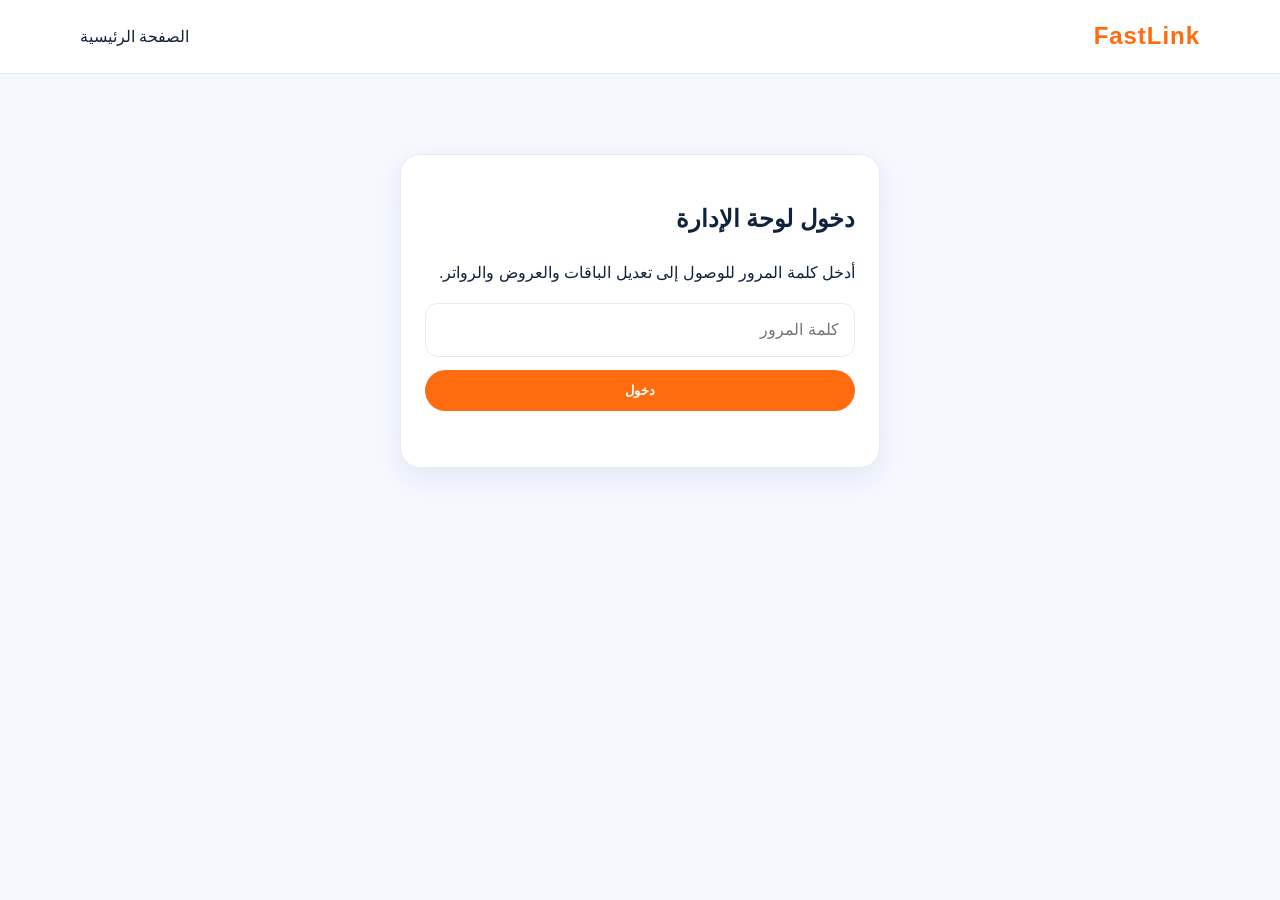
<file: admin.html>
<!DOCTYPE html>
<html lang="ar" dir="rtl">
  <head>
    <meta charset="UTF-8" />
    <meta name="viewport" content="width=device-width, initial-scale=1.0" />
    <title>لوحة إدارة FastLink</title>
    <link rel="stylesheet" href="styles.css" />
  </head>
  <body>
    <header class="site-header">
      <div class="container nav-wrap">
        <a class="brand" href="index.html">FastLink</a>
        <nav class="nav-links">
          <a href="index.html">الصفحة الرئيسية</a>
        </nav>
      </div>
    </header>

    <main class="admin-page">
      <div class="container">
        <div id="admin-login" class="auth-card">
          <h2>دخول لوحة الإدارة</h2>
          <p>أدخل كلمة المرور للوصول إلى تعديل الباقات والعروض والرواتر.</p>
          <form id="admin-login-form" class="auth-form">
            <input type="password" id="adminPassword" placeholder="كلمة المرور" required />
            <button type="submit" class="btn btn-primary">دخول</button>
            <p id="admin-error" class="error-text"></p>
          </form>
        </div>

        <div id="admin-content" class="hidden">
          <div class="section-heading">
            <span class="eyebrow">لوحة الإدارة</span>
            <h1>إدارة الباقات والعروض والرواتر</h1>
            <p>غيّر الأسعار، أضف باقات جديدة أو احذف باقة، وأضف أو احذف رواتر بسهولة.</p>
          </div>

          <section class="admin-card">
            <h2>تعديل العرض الحالي</h2>
            <form id="offer-form" class="admin-form">
              <label>
                عنوان العرض
                <input type="text" id="offerTitle" required />
              </label>
              <label>
                وصف العرض
                <textarea id="offerText" rows="3" required></textarea>
              </label>
              <label>
                مدة العرض
                <input type="text" id="offerDuration" required />
              </label>
              <button type="submit" class="btn btn-primary">حفظ العرض</button>
            </form>
          </section>

          <section class="admin-card">
            <h2>إضافة باقة جديدة</h2>
            <form id="package-form" class="admin-form">
              <label>
                اسم الباقة
                <input type="text" id="packageName" required />
              </label>
              <label>
                الجيجا
                <input type="text" id="packageSpeed" required />
              </label>
              <label>
                السعر الشهري
                <input type="number" id="packagePrice" required />
              </label>
              <label>
                السعر بعد العرض
                <input type="number" id="packagePromoPrice" required />
              </label>
              <label>
                المدة
                <input type="text" id="packageDuration" required />
              </label>
              <label>
                الوصف
                <textarea id="packageDescription" rows="3"></textarea>
              </label>
              <p id="package-edit-status" class="status-text"></p>
              <button type="submit" id="package-submit-btn" class="btn btn-primary">إضافة باقة</button>
            </form>
            <div id="packages-admin-list" class="admin-list"></div>
          </section>

          <section class="admin-card">
            <h2>إضافة أو تعديل روتر</h2>
            <form id="router-form" class="admin-form">
              <label>
                اسم الروتر
                <input type="text" id="routerName" required />
              </label>
              <label>
                اسم الشركة
                <input type="text" id="routerCompany" required />
              </label>
              <label>
                النوع
                <input type="text" id="routerType" required />
              </label>
              <label>
                رابط صورة الروتر (اختياري)
                <input type="text" id="routerImage" placeholder="assets/router-1.svg" />
              </label>
              <label>
                أو اختيار صورة من الجهاز
                <input type="file" id="routerImageFile" accept="image/*" />
              </label>
              <label>
                وصف الروتر
                <textarea id="routerDescription" rows="3" required></textarea>
              </label>
              <label>
                عنوان خطوة الإعداد 1
                <input type="text" id="routerStep1Title"  />
              </label>
              <label>
                وصف خطوة الإعداد 1
                <textarea id="routerStep1Text" rows="2" ></textarea>
              </label>
              <label>
                صورة خطوة الإعداد 1 (اختياري)
                <input type="text" id="routerStep1Image" placeholder="assets/router-1.svg" />
              </label>
              <label>
                أو اختيار صورة من الجهاز
                <input type="file" id="routerStep1ImageFile" accept="image/*" />
              </label>
              <label>
                عنوان خطوة الإعداد 2
                <input type="text" id="routerStep2Title"  />
              </label>
              <label>
                وصف خطوة الإعداد 2
                <textarea id="routerStep2Text" rows="2" ></textarea>
              </label>
              <label>
                صورة خطوة الإعداد 2 (اختياري)
                <input type="text" id="routerStep2Image" placeholder="assets/router-2.svg" />
              </label>
              <label>
                أو اختيار صورة من الجهاز
                <input type="file" id="routerStep2ImageFile" accept="image/*" />
              </label>
              <label>
                عنوان خطوة الإعداد 3
                <input type="text" id="routerStep3Title"  />
              </label>
              <label>
                وصف خطوة الإعداد 3
                <textarea id="routerStep3Text" rows="2" ></textarea>
              </label>
              <label>
                صورة خطوة الإعداد 3 (اختياري)
                <input type="text" id="routerStep3Image" placeholder="assets/router-3.svg" />
              </label>
              <label>
                أو اختيار صورة من الجهاز
                <input type="file" id="routerStep3ImageFile" accept="image/*" />
              </label>
              <label>
                عنوان خطوة الإعداد 4
                <input type="text" id="routerStep4Title"  />
              </label>
              <label>
                وصف خطوة الإعداد 4
                <textarea id="routerStep4Text" rows="2" ></textarea>
              </label>
              <label>
                صورة خطوة الإعداد 4 (اختياري)
                <input type="text" id="routerStep4Image" placeholder="assets/router-4.svg" />
              </label>
              <label>
                أو اختيار صورة من الجهاز
                <input type="file" id="routerStep4ImageFile" accept="image/*" />
              </label>
              <label>
                عنوان خطوة الإعداد 5
                <input type="text" id="routerStep5Title"  />
              </label>
              <label>
                وصف خطوة الإعداد 5
                <textarea id="routerStep5Text" rows="2" ></textarea>
              </label>
              <label>
                صورة خطوة الإعداد 5 (اختياري)
                <input type="text" id="routerStep5Image" placeholder="assets/router-5.svg" />
              </label>
              <label>
                أو اختيار صورة من الجهاز
                <input type="file" id="routerStep5ImageFile" accept="image/*" />
              </label>
              <label>
                عنوان خطوة الإعداد 6
                <input type="text" id="routerStep6Title"  />
              </label>
              <label>
                وصف خطوة الإعداد 6
                <textarea id="routerStep6Text" rows="2" ></textarea>
              </label>
              <label>
                صورة خطوة الإعداد 6 (اختياري)
                <input type="text" id="routerStep6Image" placeholder="assets/router-6.svg" />
              </label>
              <label>
                أو اختيار صورة من الجهاز
                <input type="file" id="routerStep6ImageFile" accept="image/*" />
              </label>
              <p id="router-edit-status" class="status-text"></p>
              <button type="submit" id="router-submit-btn" class="btn btn-primary">إضافة روتر</button>
            </form>
            <div id="routers-admin-list" class="admin-list"></div>
          </section>

        </div>
      </div>
    </main>

    <script src="admin.js"></script>
  </body>
</html>
</file>
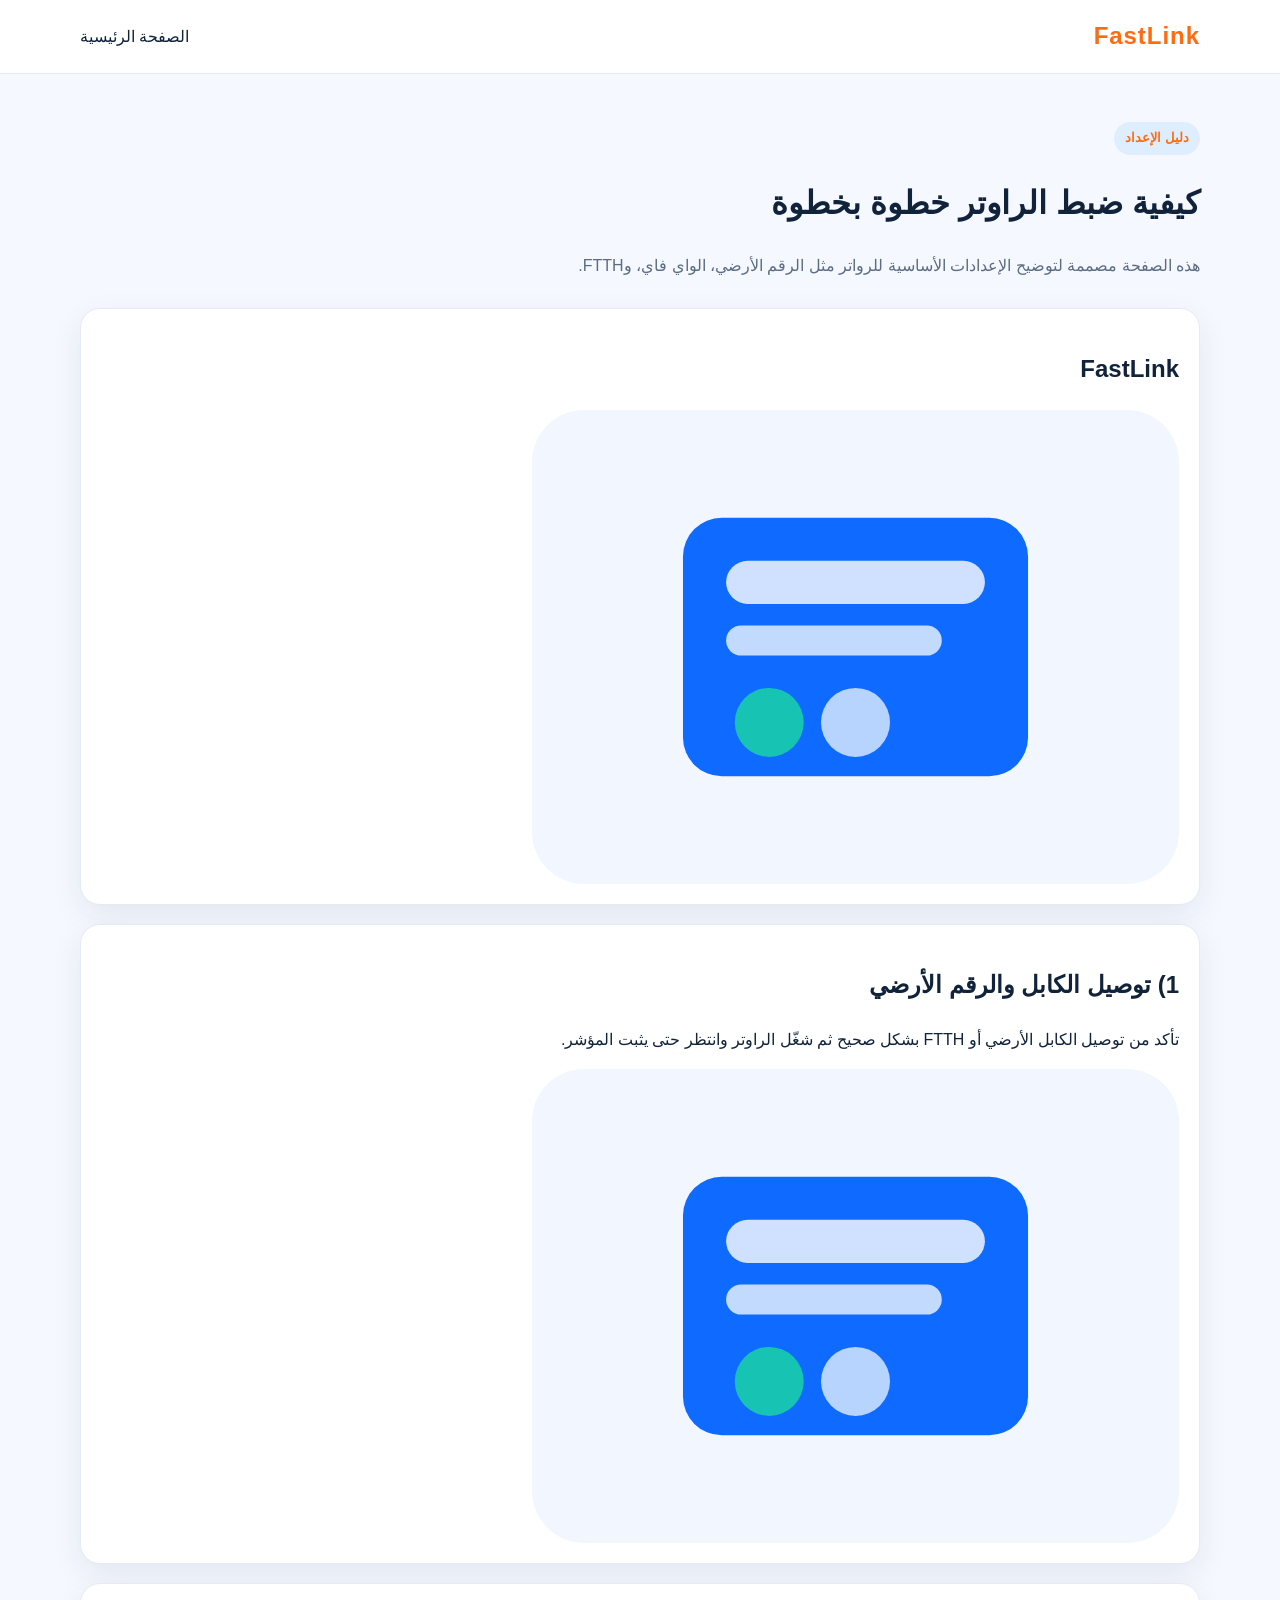
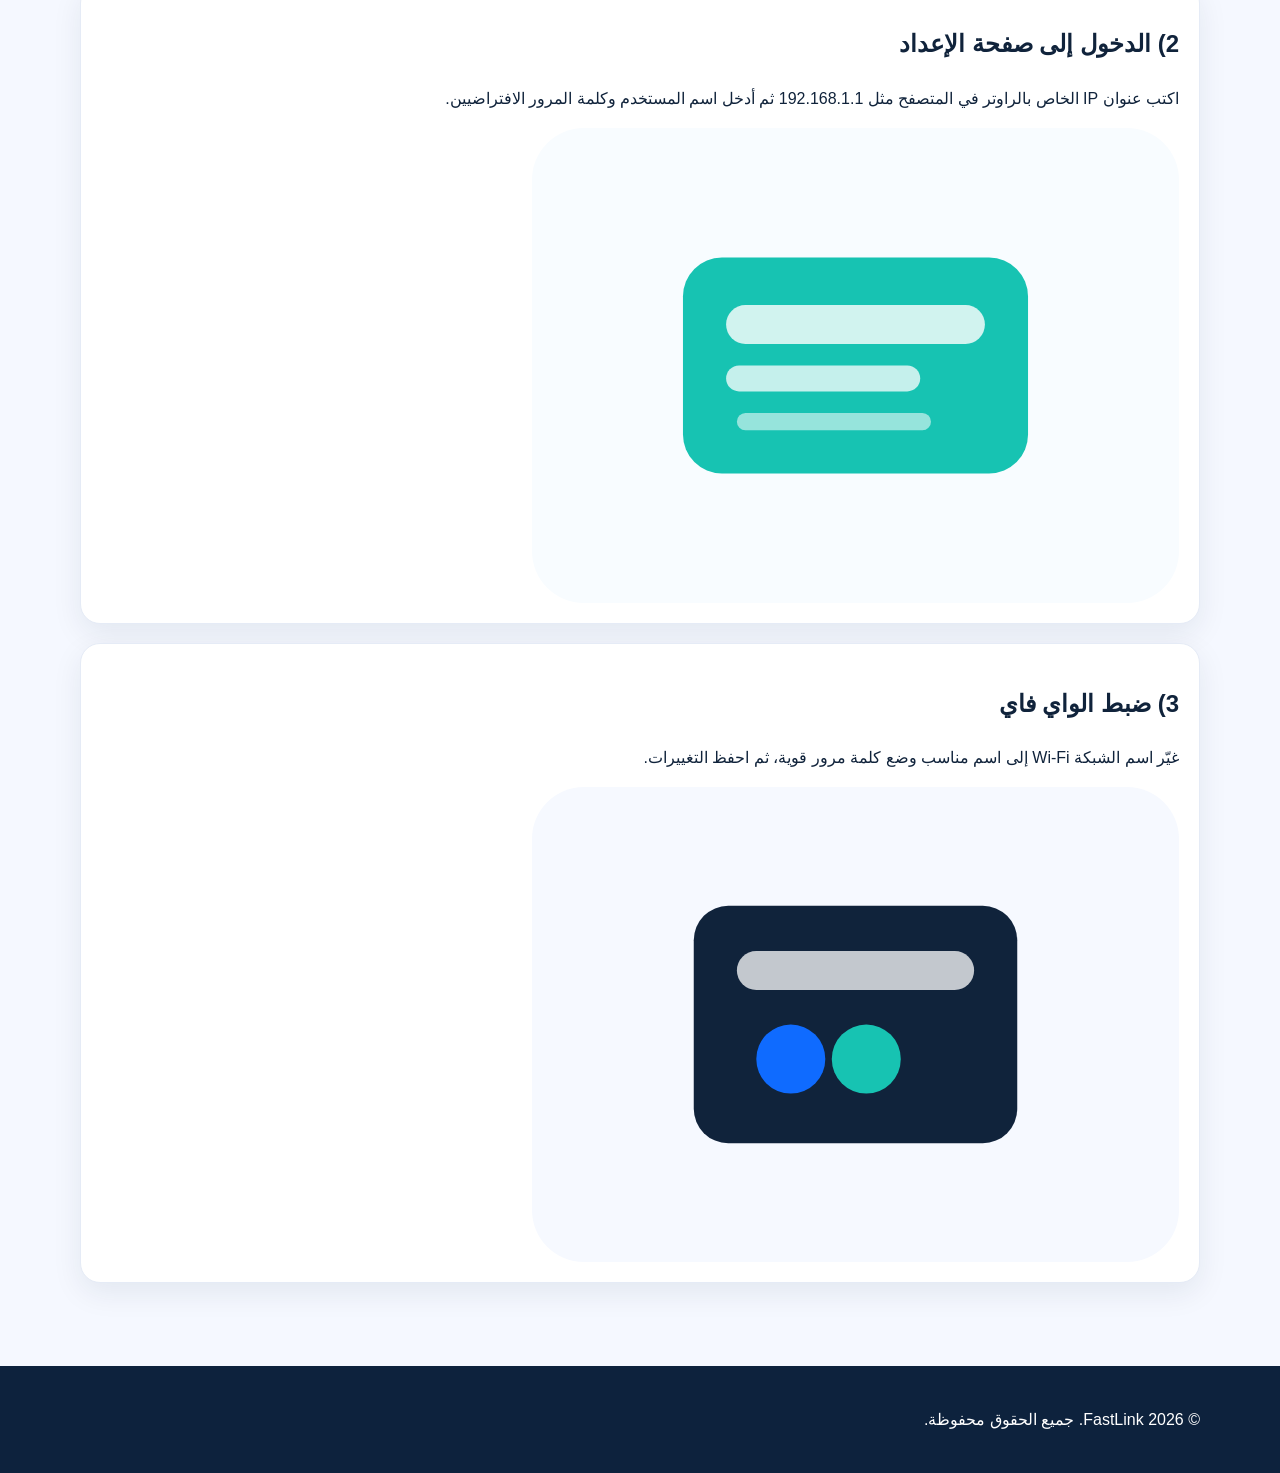
<file: router-mode.html>
<!DOCTYPE html>
<html lang="ar" dir="rtl">
  <head>
    <meta charset="UTF-8" />
    <meta name="viewport" content="width=device-width, initial-scale=1.0" />
    <title>دليل ضبط الراوتر | FastLink</title>
    <link rel="stylesheet" href="styles.css" />
  </head>
  <body>
    <header class="site-header">
      <div class="container nav-wrap">
        <a class="brand" href="index.html">FastLink</a>
        <nav class="nav-links">
          <a href="index.html">الصفحة الرئيسية</a>
        </nav>
      </div>
    </header>

    <main class="container page-padding">
      <div class="section-heading">
        <span class="eyebrow">دليل الإعداد</span>
        <h1 id="guide-title">كيفية ضبط الراوتر خطوة بخطوة</h1>
        <p id="guide-description">هذه الصفحة مصممة لتوضيح الإعدادات الأساسية للرواتر مثل الرقم الأرضي، الواي فاي، وFTTH.</p>
      </div>

      <section class="guide-card">
        <h2 id="guide-company">FastLink</h2>
        <img id="guide-main-image" src="assets/router-1.svg" alt="الراوتر" />
      </section>

      <section class="guide-card">
        <h2 id="guide-step-1-title">1) توصيل الكابل والرقم الأرضي</h2>
        <p id="guide-step-1-text">تأكد من توصيل الكابل الأرضي أو FTTH بشكل صحيح ثم شغّل الراوتر وانتظر حتى يثبت المؤشر.</p>
        <img id="guide-step-1-image" src="assets/router-1.svg" alt="توصيل الراوتر" />
      </section>

      <section class="guide-card">
        <h2 id="guide-step-2-title">2) الدخول إلى صفحة الإعداد</h2>
        <p id="guide-step-2-text">اكتب عنوان IP الخاص بالراوتر في المتصفح مثل 192.168.1.1 ثم أدخل اسم المستخدم وكلمة المرور الافتراضيين.</p>
        <img id="guide-step-2-image" src="assets/router-2.svg" alt="صفحة الإعداد" />
      </section>

      <section class="guide-card">
        <h2 id="guide-step-3-title">3) ضبط الواي فاي</h2>
        <p id="guide-step-3-text">غيّر اسم الشبكة Wi-Fi إلى اسم مناسب وضع كلمة مرور قوية، ثم احفظ التغييرات.</p>
        <img id="guide-step-3-image" src="assets/router-3.svg" alt="تعديل الواي فاي" />
      </section>
    </main>

    <script src="router-mode.js"></script>

    <footer class="site-footer">
      <div class="container footer-wrap">
        <p>© 2026 FastLink. جميع الحقوق محفوظة.</p>
      </div>
    </footer>
  </body>
</html>
</file>
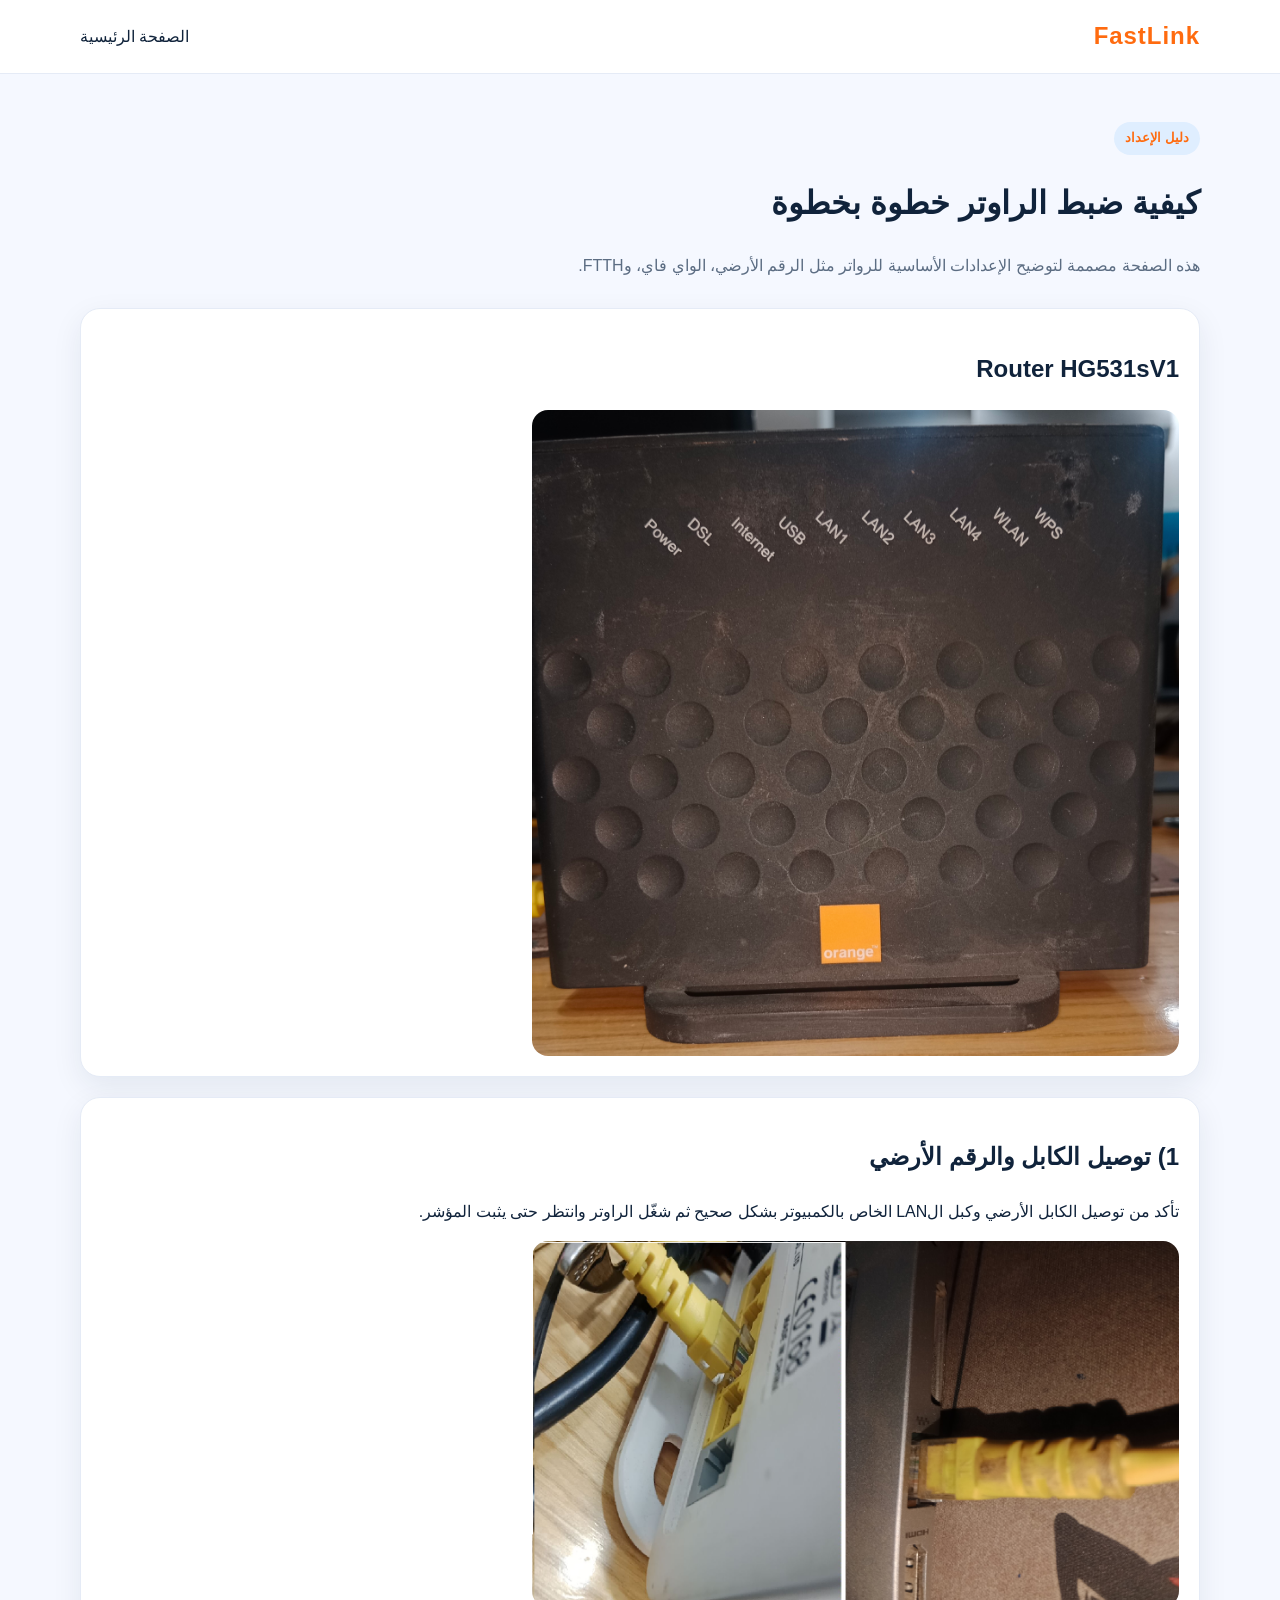
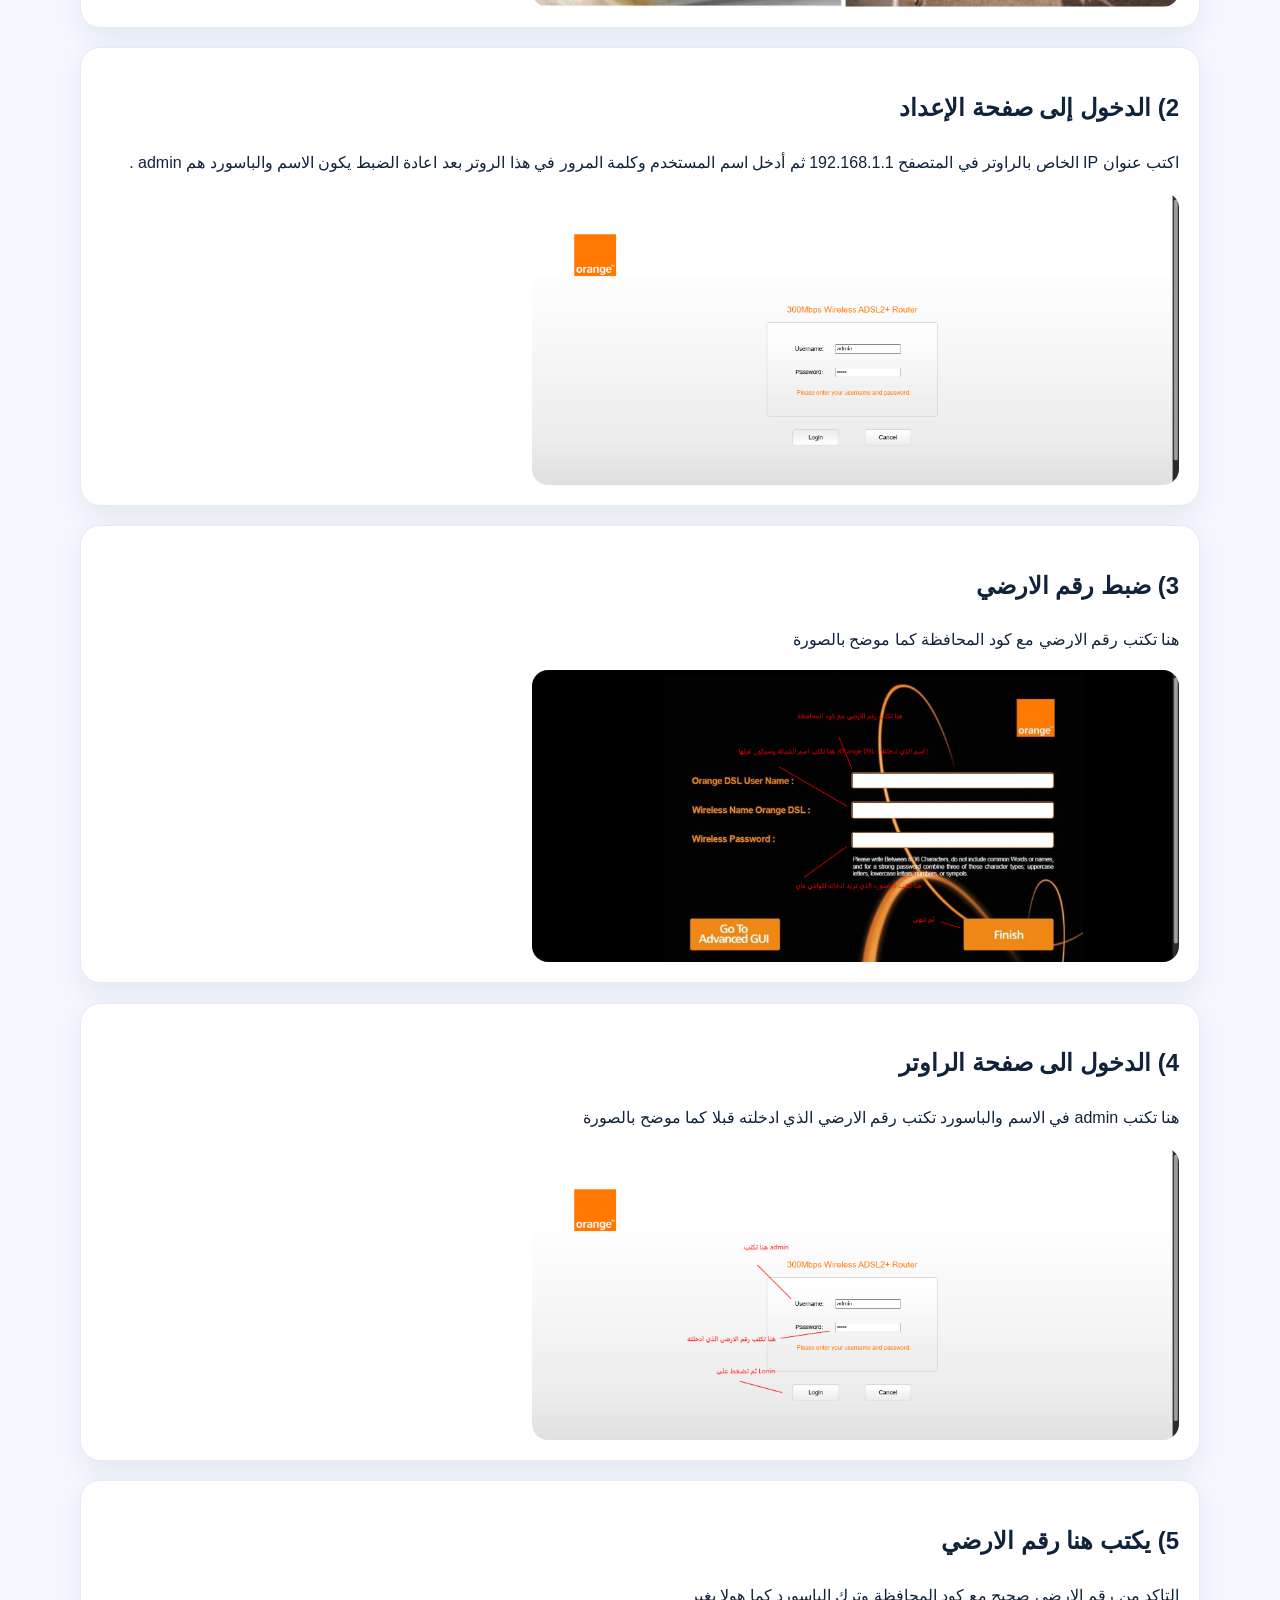
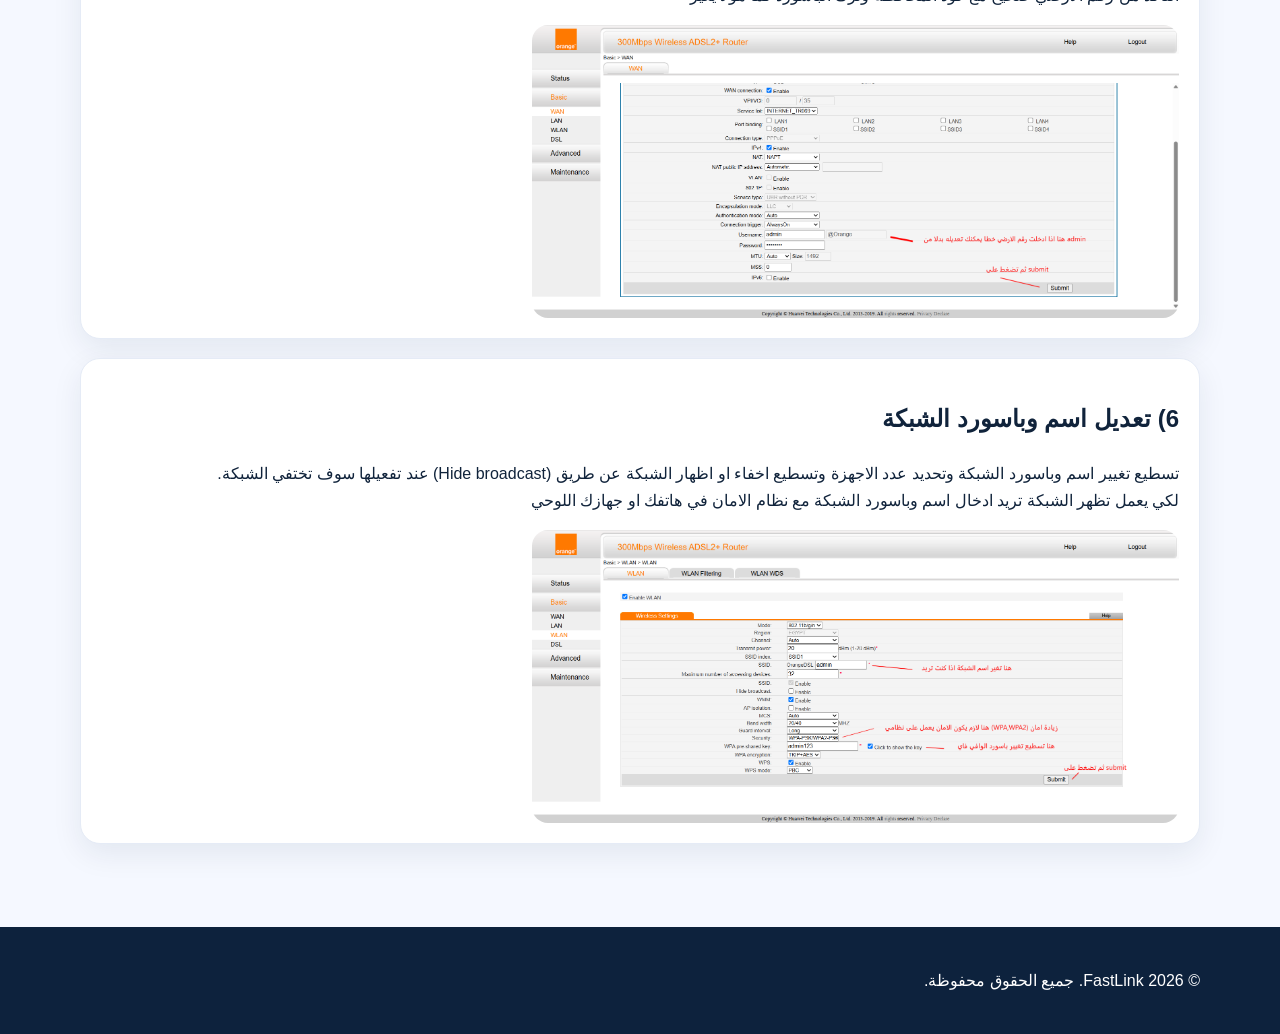
<file: router-mode2.html>
<!DOCTYPE html>
<html lang="ar" dir="rtl">
  <head>
    <meta charset="UTF-8" />
    <meta name="viewport" content="width=device-width, initial-scale=1.0" />
    <title>دليل ضبط الراوتر | FastLink</title>
    <link rel="stylesheet" href="styles.css" />
  </head>
  <body>
    <header class="site-header">
      <div class="container nav-wrap">
        <a class="brand" href="index.html">FastLink</a>
        <nav class="nav-links">
          <a href="index.html">الصفحة الرئيسية</a>
        </nav>
      </div>
    </header>

    <main class="container page-padding">
      <div class="section-heading">
        <span class="eyebrow">دليل الإعداد</span>
        <h1 id="guide-title">كيفية ضبط الراوتر خطوة بخطوة</h1>
        <p id="guide-description">هذه الصفحة مصممة لتوضيح الإعدادات الأساسية للرواتر مثل الرقم الأرضي، الواي فاي، وFTTH.</p>
      </div>

      <section class="guide-card">
        <h2>Router HG531sV1</h2>
        <img src="assets/image/routerVDH/routerVDH.jpg" alt="الراوتر" />
      </section>

      <section class="guide-card">
        <h2 id="guide-step-1-title">1) توصيل الكابل والرقم الأرضي</h2>
        <p id="guide-step-1-text">تأكد من توصيل الكابل الأرضي وكبل الLAN الخاص بالكمبيوتر بشكل صحيح ثم شغّل الراوتر وانتظر حتى يثبت المؤشر.</p>
        <img id="guide-step-1-image" src="assets/image/routerHG/eK1,2.png" alt="توصيل الراوتر" />
      </section>

      <section class="guide-card">
        <h2 id="guide-step-2-title">2) الدخول إلى صفحة الإعداد</h2>
        <p id="guide-step-2-text">اكتب عنوان IP  الخاص بالراوتر في المتصفح 192.168.1.1 ثم أدخل اسم المستخدم وكلمة المرور في هذا الروتر بعد اعادة الضبط يكون الاسم والباسورد هم admin .</p>
        <img id="guide-step-2-image" src="assets/image/routerHG/enter.png" alt="صفحة الإعداد" />
      </section>

      <section class="guide-card">
        <h2 id="guide-step-3-title">3) ضبط رقم الارضي </h2>
        <p id="guide-step-3-text">هنا تكتب رقم الارضي مع كود المحافظة كما موضح بالصورة </p>
        <img id="guide-step-3-image" src="assets/image/routerHG/ARS.png" alt="ادخال رقم الارضي" />
      </section>

      <section class="guide-card">
        <h2 id="guide-step-3-title">4) الدخول الى صفحة الراوتر </h2>
        <p id="guide-step-3-text">هنا تكتب admin في الاسم والباسورد تكتب رقم الارضي الذي ادخلته قبلا كما موضح بالصورة </p>
        <img id="guide-step-3-image" src="assets/image/routerHG/ETR.png" alt="الدخول لصفحة الروتر" />
      </section>

      <section class="guide-card">
        <h2 id="guide-step-3-title">5) يكتب هنا رقم الارضي</h2>
        <p id="guide-step-3-text">التاكد من رقم الارضي صحيح مع كود المحافظة وترك الباسورد كما هولا يغير</p>
        <img id="guide-step-3-image" src="assets/image/routerHG/SePh.png" alt="تعديل رقم الارضي" />
      </section>

      <section class="guide-card">
        <h2 id="guide-step-3-title">6) تعديل اسم وباسورد الشبكة</h2>
        <p id="guide-step-3-text">تسطيع تغيير اسم وباسورد الشبكة وتحديد عدد الاجهزة وتسطيع اخفاء او اظهار الشبكة عن طريق (Hide broadcast) عند تفعيلها سوف تختفي الشبكة.
            <br>لكي يعمل تظهر الشبكة تريد ادخال اسم وباسورد الشبكة مع نظام الامان في هاتفك او جهازك اللوحي
        </p>
        <img id="guide-step-3-image" src="assets/image/routerHG/SeWi.png" alt="تعديل الواي فاي" />
      </section>
    </main>

    <script src="router-mode.js"></script>

    <footer class="site-footer">
      <div class="container footer-wrap">
        <p>© 2026 FastLink. جميع الحقوق محفوظة.</p>
      </div>
    </footer>
  </body>
</html>
</file>
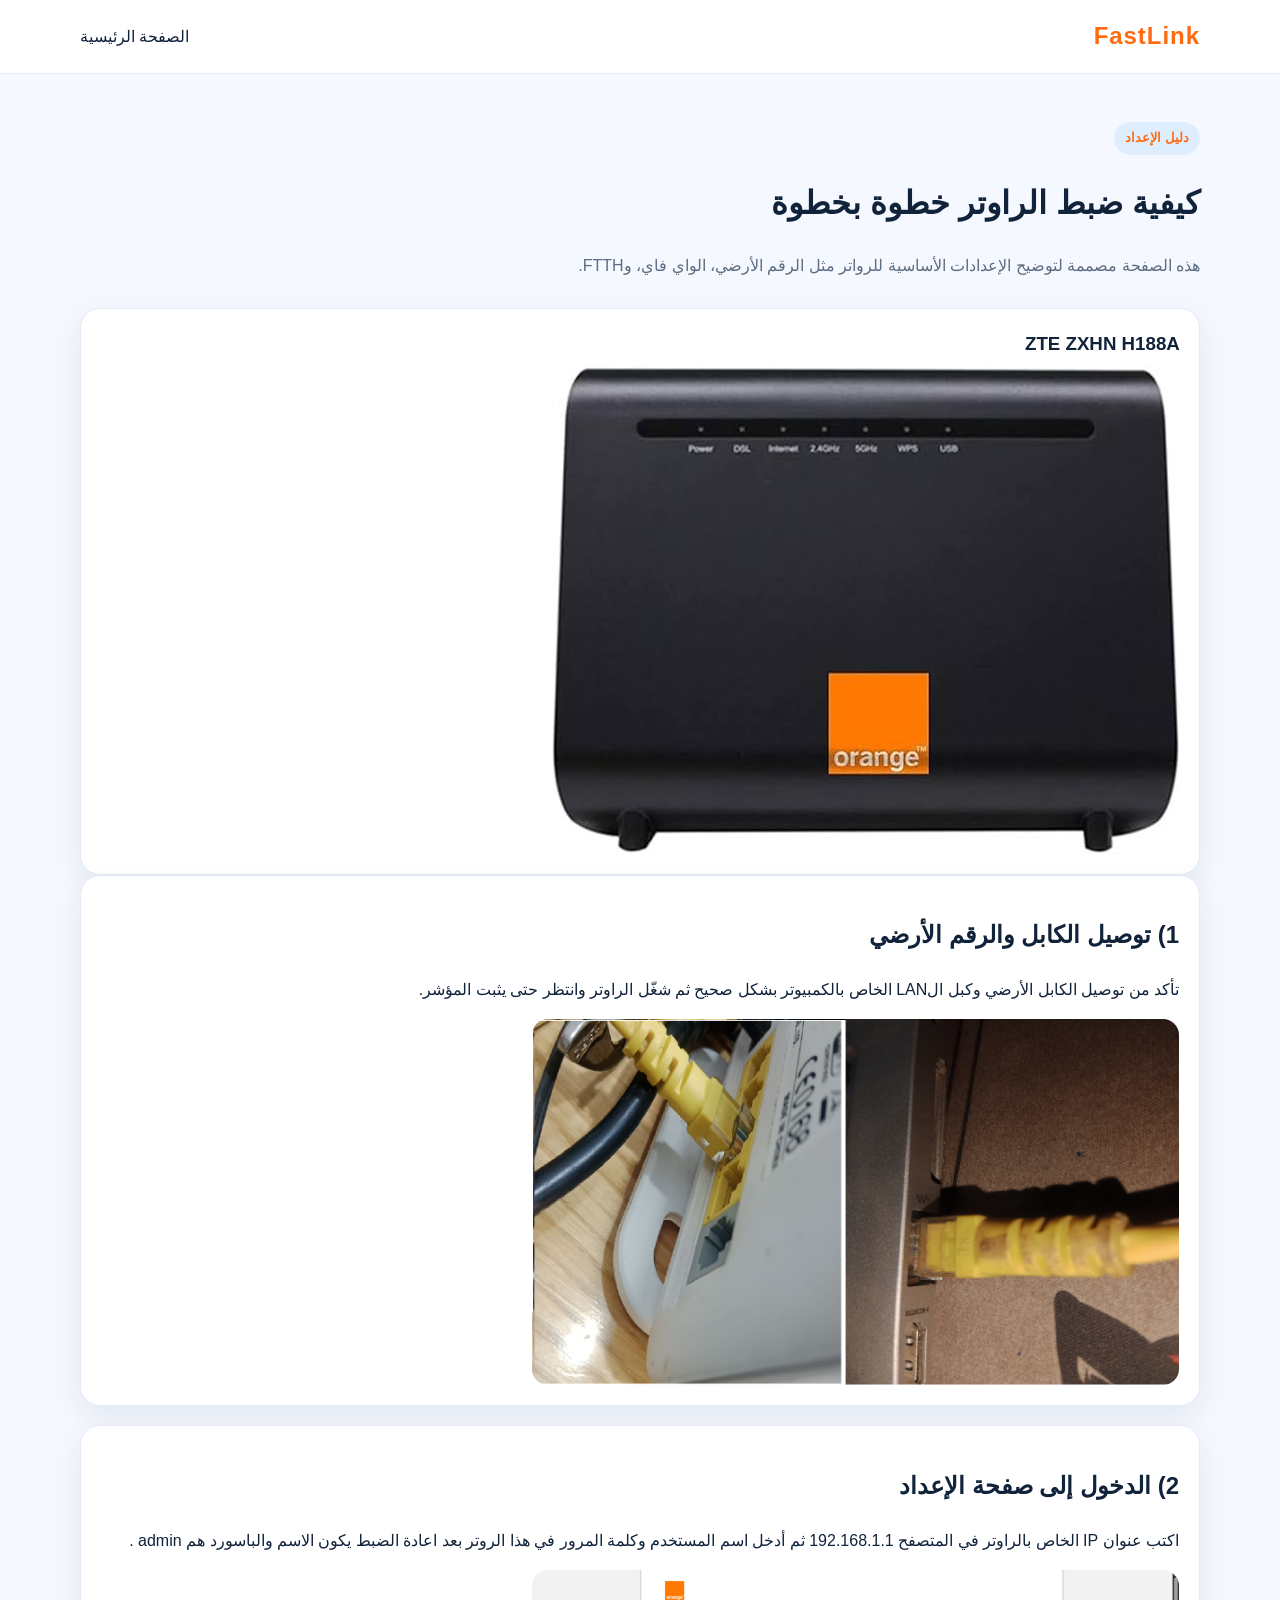
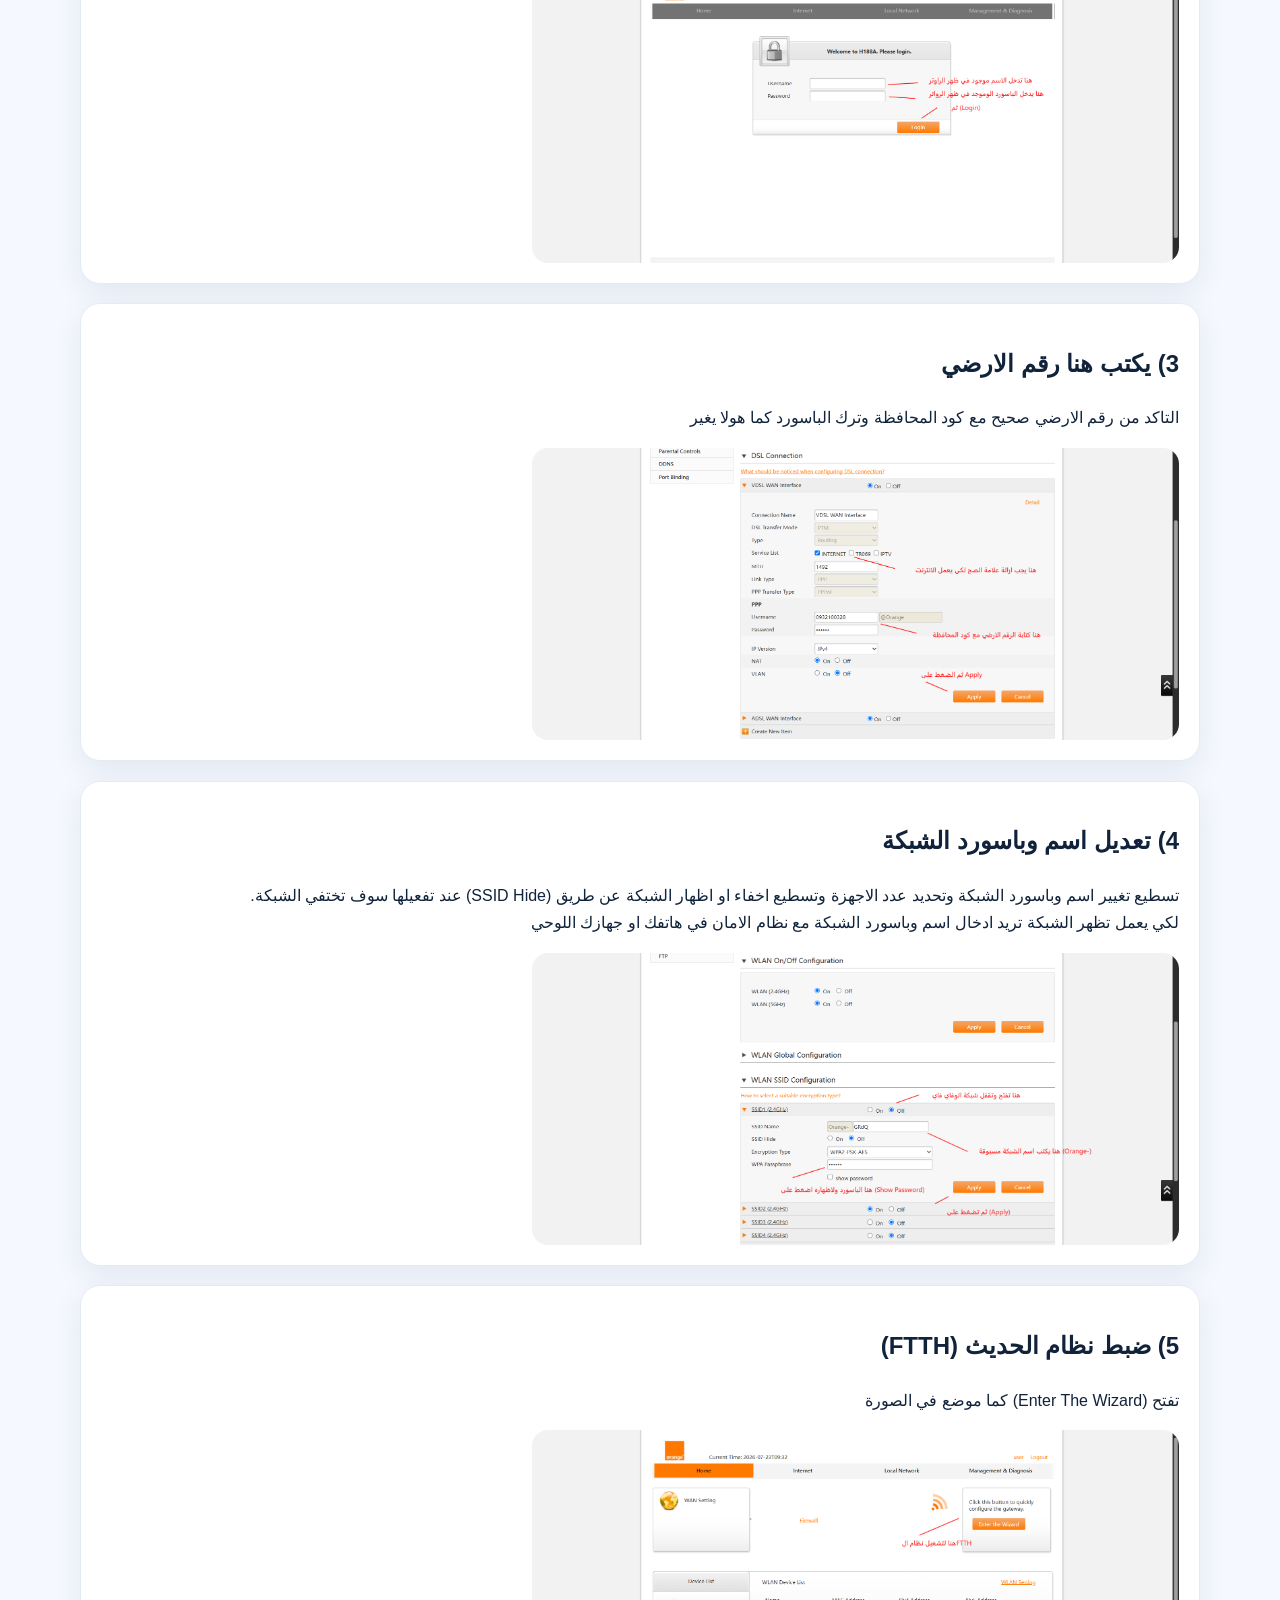
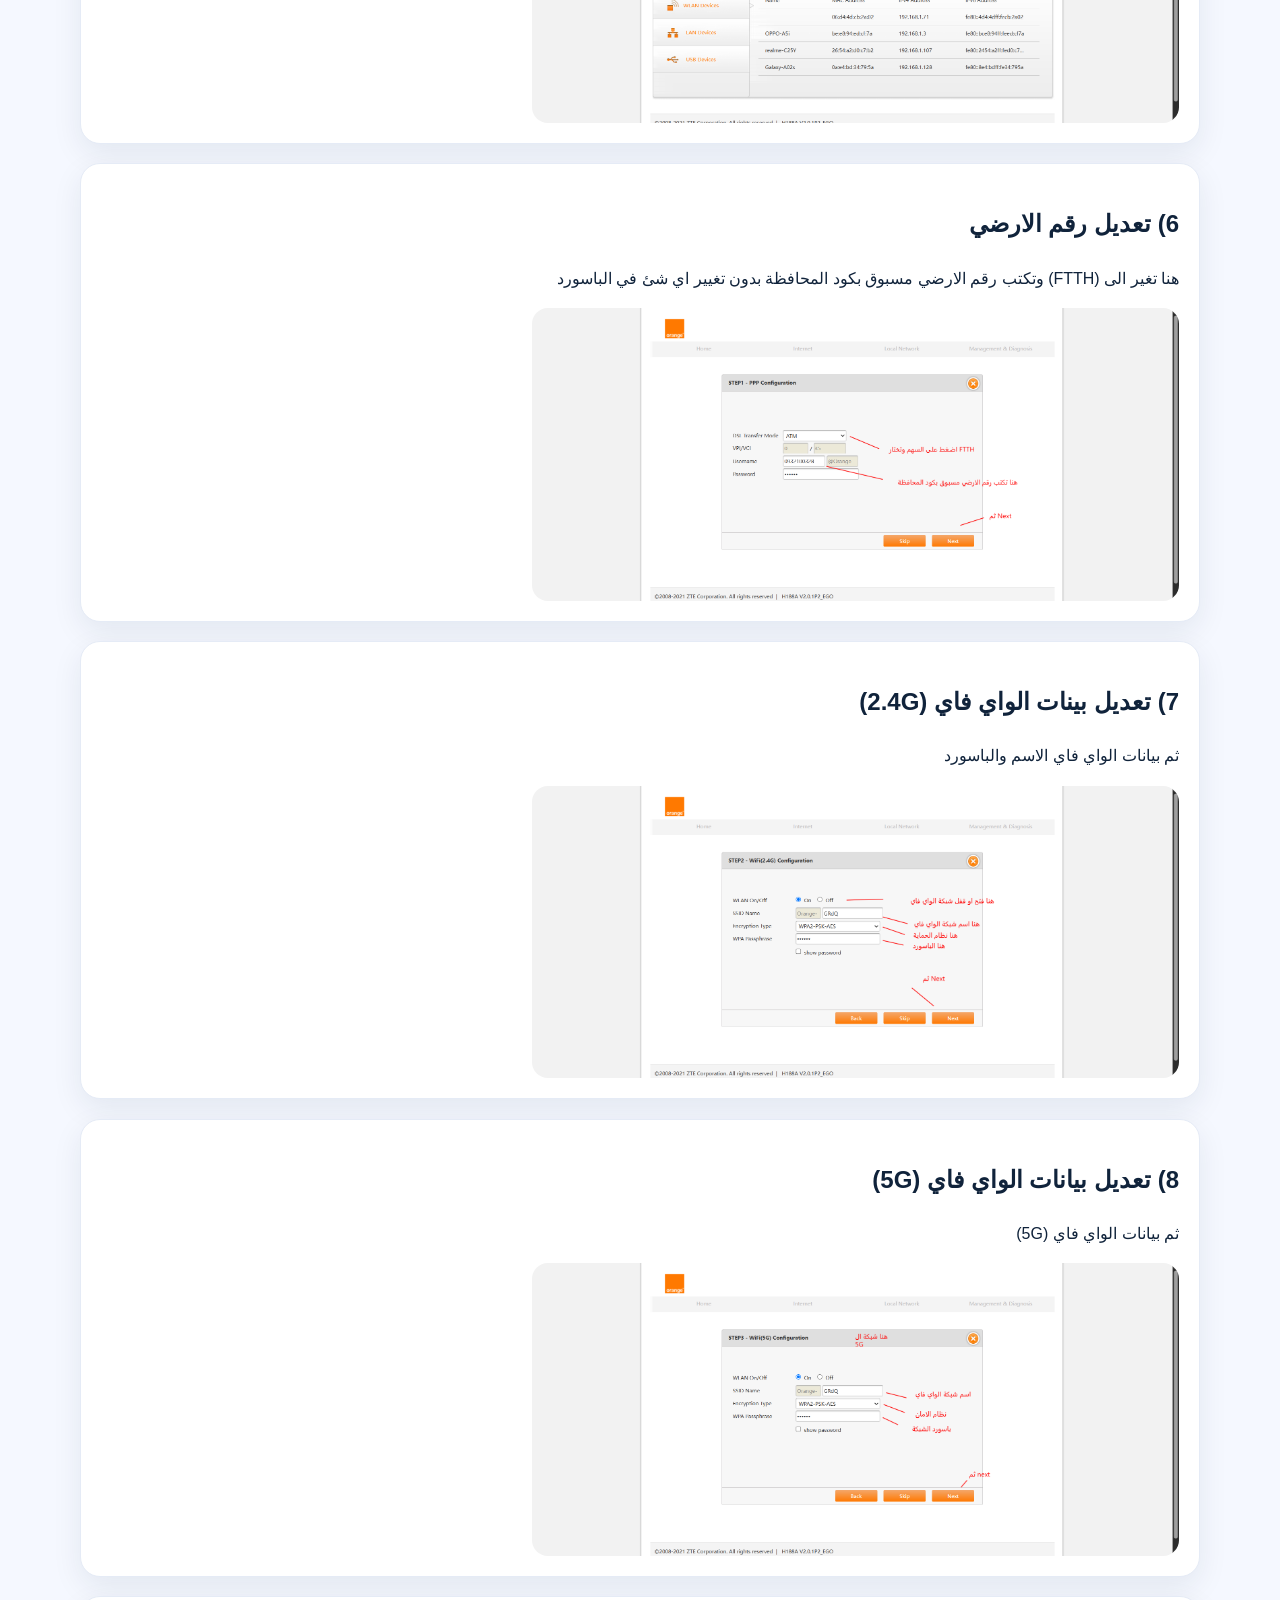
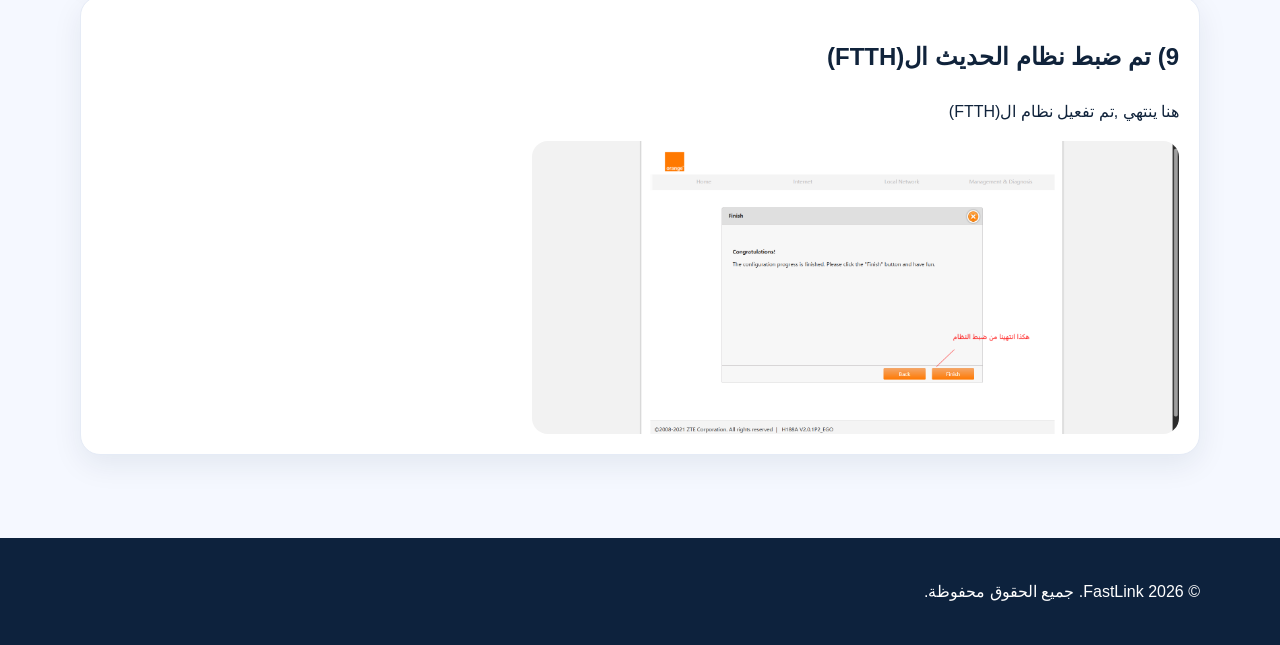
<file: router-mode3.html>
<!DOCTYPE html>
<html lang="ar" dir="rtl">
  <head>
    <meta charset="UTF-8" />
    <meta name="viewport" content="width=device-width, initial-scale=1.0" />
    <title>دليل ضبط الراوتر | FastLink</title>
    <link rel="stylesheet" href="styles.css" />
  </head>
  <body>
    <header class="site-header">
      <div class="container nav-wrap">
        <a class="brand" href="index.html">FastLink</a>
        <nav class="nav-links">
          <a href="index.html">الصفحة الرئيسية</a>
        </nav>
      </div>
    </header>

    <main class="container page-padding">
      <div class="section-heading">
        <span class="eyebrow">دليل الإعداد</span>
        <h1 id="guide-title">كيفية ضبط الراوتر خطوة بخطوة</h1>
        <p id="guide-description">هذه الصفحة مصممة لتوضيح الإعدادات الأساسية للرواتر مثل الرقم الأرضي، الواي فاي، وFTTH.</p>
      </div>

      <section class="card">
            <h3>ZTE ZXHN H188A</h3>
            <img src="assets/image/ZTE/ZTE.jpg">
             
      </section>

      <section class="guide-card">
        <h2 id="guide-step-1-title">1) توصيل الكابل والرقم الأرضي</h2>
        <p id="guide-step-1-text">تأكد من توصيل الكابل الأرضي وكبل الLAN الخاص بالكمبيوتر بشكل صحيح ثم شغّل الراوتر وانتظر حتى يثبت المؤشر.</p>
        <img id="guide-step-1-image" src="assets/image/routerHG/eK1,2.png" alt="توصيل الراوتر" />
      </section>

      <section class="guide-card">
        <h2 id="guide-step-2-title">2) الدخول إلى صفحة الإعداد</h2>
        <p id="guide-step-2-text">اكتب عنوان IP  الخاص بالراوتر في المتصفح 192.168.1.1 ثم أدخل اسم المستخدم وكلمة المرور في هذا الروتر بعد اعادة الضبط يكون الاسم والباسورد هم admin .</p>
        <img id="guide-step-2-image" src="assets/image/ZTE/LoginRo.png" alt="صفحة الإعداد" />
      </section>

      <section class="guide-card">
        <h2 id="guide-step-3-title">3) يكتب هنا رقم الارضي</h2>
        <p id="guide-step-3-text">التاكد من رقم الارضي صحيح مع كود المحافظة وترك الباسورد كما هولا يغير</p>
        <img id="guide-step-3-image" src="assets/image/ZTE/SePh.png" alt="تعديل رقم الارضي" />
      </section>

      <section class="guide-card">
        <h2 id="guide-step-4-title">4) تعديل اسم وباسورد الشبكة</h2>
        <p id="guide-step-4-text">تسطيع تغيير اسم وباسورد الشبكة وتحديد عدد الاجهزة وتسطيع اخفاء او اظهار الشبكة عن طريق (SSID Hide) عند تفعيلها سوف تختفي الشبكة.
            <br>لكي يعمل تظهر الشبكة تريد ادخال اسم وباسورد الشبكة مع نظام الامان في هاتفك او جهازك اللوحي
        </p>
        <img id="guide-step-4-image" src="assets/image/ZTE/SeWi.png" alt="تعديل الواي فاي" />
      </section>

      <section class="guide-card">
        <h2 id="guide-step-5-title">5) ضبط نظام الحديث (FTTH)</h2>
        <p id="guide-step-5-text"> تفتح (Enter The Wizard) كما موضع في الصورة       </p>
        <img id="guide-step-5-image" src="assets/image/ZTE/EFTTH.png" alt="تعديل الواي فاي" />
      </section>

      <section class="guide-card">
        <h2 id="guide-step-6-title">6) تعديل رقم الارضي </h2>
        <p id="guide-step-6-text"> هنا تغير الى (FTTH) وتكتب رقم الارضي مسبوق بكود المحافظة بدون تغيير اي شئ في الباسورد</p>
        <img id="guide-step-6-image" src="assets/image/ZTE/NFHHT.png" alt="تعديل الواي فاي" />
      </section>

      <section class="guide-card">
        <h2 id="guide-step-7-title">7) تعديل بينات الواي فاي (2.4G) </h2>
        <p id="guide-step-7-text"> ثم بيانات الواي فاي الاسم والباسورد </p>
        <img id="guide-step-7-image" src="assets/image/ZTE/N2FTTH.png" alt="تعديل الواي فاي" />
      </section>

      <section class="guide-card">
        <h2 id="guide-step-8-title">8) تعديل بيانات الواي فاي (5G)</h2>
        <p id="guide-step-8-text"> ثم بيانات الواي فاي (5G) </p>
        <img id="guide-step-8-image" src="assets/image/ZTE/N3FFTH.png" alt="تعديل الواي فاي" />
      </section>

      <section class="guide-card">
        <h2 id="guide-step-9-title">9) تم ضبط نظام الحديث ال(FTTH)</h2>
        <p id="guide-step-9-text"> هنا ينتهي ,تم تفعيل نظام ال(FTTH) </p>
        <img id="guide-step-9-image" src="assets/image/ZTE/FFTTH.png" alt="تعديل الواي فاي" />
      </section>
    </main>

    <script src="router-mode.js"></script>

    <footer class="site-footer">
      <div class="container footer-wrap">
        <p>© 2026 FastLink. جميع الحقوق محفوظة.</p>
      </div>
    </footer>
  </body>
</html>
</file>
<file: styles.css>
:root {
  color-scheme: light;
  --primary: #ff6b0f;
  --primary-dark: #0b4fb8;
  --accent: #17c3b2;
  --text: #10233b;
  --muted: #5c6d83;
  --bg: #f5f8ff;
  --card: #ffffff;
  --border: #e5ebf6;
}

* {
  box-sizing: border-box;
}

body {
  margin: 0;
  font-family: "Segoe UI", Tahoma, Geneva, Verdana, sans-serif;
  color: var(--text);
  background: var(--bg);
  line-height: 1.7;
}

img {
  max-width: 100%;
  display: block;
}

a {
  color: inherit;
  text-decoration: none;
}

.container {
  width: min(1120px, calc(100% - 2rem));
  margin: 0 auto;
}

.site-header {
  position: sticky;
  top: 0;
  z-index: 20;
  background: rgba(255, 255, 255, 0.95);
  backdrop-filter: blur(8px);
  border-bottom: 1px solid var(--border);
}

.nav-wrap,
.footer-wrap {
  display: flex;
  align-items: center;
  justify-content: space-between;
  padding: 1rem 0;
}

.brand {
  font-size: 1.5rem;
  font-weight: 800;
  color: var(--primary);
  letter-spacing: 0.04em;
}

.nav-links {
  display: flex;
  gap: 1rem;
  align-items: center;
  flex-wrap: wrap;
}

.admin-link {
  background: var(--primary);
  color: white;
  padding: 0.55rem 0.8rem;
  border-radius: 999px;
}

.hero {
  padding: 5rem 0 3.5rem;
  background: linear-gradient(135deg, #eaf4ff 0%, #f9fbff 100%);
}

.hero-grid,
.about-grid {
  display: grid;
  gap: 2rem;
  grid-template-columns: repeat(2, minmax(0, 1fr));
  align-items: center;
}

.hero h1 {
  font-size: clamp(2.2rem, 4vw, 3.4rem);
  margin: 0.3rem 0 1rem;
  color: var(--primary-dark);
}

.hero p,
.section-heading p,
.info-card p,
.admin-card p {
  color: var(--muted);
}

.eyebrow {
  display: inline-block;
  font-size: 0.8rem;
  background: #dfeeff;
  color: var(--primary);
  padding: 0.35rem 0.7rem;
  border-radius: 999px;
  font-weight: 700;
}

.hero-actions {
  display: flex;
  gap: 1rem;
  flex-wrap: wrap;
  margin-top: 1.5rem;
}

.btn {
  border: none;
  cursor: pointer;
  display: inline-flex;
  align-items: center;
  justify-content: center;
  border-radius: 999px;
  padding: 0.8rem 1.2rem;
  font-weight: 700;
}

.btn-primary {
  background: var(--primary);
  color: white;
}

.btn-primary:hover {
  background: var(--primary-dark);
}

.btn-secondary {
  background: white;
  color: var(--primary-dark);
  border: 1px solid var(--border);
}

.hero-card,
.info-card,
.admin-card,
.card {
  background: var(--card);
  border: 1px solid var(--border);
  border-radius: 1.25rem;
  box-shadow: 0 10px 30px rgba(16, 35, 59, 0.08);
}

.hero-card {
  padding: 1rem;
}

.section {
  padding: 4rem 0;
}

.section.alt {
  background: #f2f6ff;
}

.section-heading {
  margin-bottom: 1.8rem;
}

.card-grid {
  display: grid;
  gap: 1.2rem;
  grid-template-columns: repeat(auto-fit, minmax(240px, 1fr));
}

.card {
  padding: 1.2rem;
}

.card h3,
.admin-card h2 {
  margin-top: 0;
  margin-bottom: 0.4rem;
}

.card .price {
  font-size: 1.5rem;
  font-weight: 800;
  color: var(--primary-dark);
}

.tag {
  display: inline-block;
  padding: 0.35rem 0.6rem;
  border-radius: 999px;
  background: #e7fbf8;
  color: var(--accent);
  font-size: 0.8rem;
  margin-bottom: 0.75rem;
}

.timeline {
  display: grid;
  gap: 1rem;
}

.timeline-item {
  border-right: 3px solid var(--primary);
  padding-right: 1rem;
}

.about-grid {
  gap: 1.5rem;
}

.info-card {
  padding: 1.25rem;
}

.admin-page {
  padding: 3rem 0 4rem;
}

.admin-card {
  padding: 1.3rem;
  margin-bottom: 1.2rem;
}

.admin-form {
  display: grid;
  gap: 0.9rem;
}

.admin-form label {
  display: grid;
  gap: 0.35rem;
  font-weight: 700;
}

.admin-form input,
.admin-form textarea {
  width: 100%;
  padding: 0.75rem 0.9rem;
  border: 1px solid var(--border);
  border-radius: 0.8rem;
  font: inherit;
}

.admin-list {
  margin-top: 1rem;
  display: grid;
  gap: 0.8rem;
}

.admin-item {
  border: 1px dashed var(--border);
  border-radius: 0.8rem;
  padding: 0.8rem;
  display: flex;
  justify-content: space-between;
  align-items: center;
  gap: 0.8rem;
}

.admin-item button {
  border: none;
  background: #ffe2e2;
  color: #b42318;
  border-radius: 999px;
  padding: 0.55rem 0.8rem;
  cursor: pointer;
}

.site-footer {
  background: #0d223d;
  color: white;
  padding: .5rem 0;
}

.site-footer a {
  color: #dceeff;
}

.admin-float-btn {
  position: fixed;
  left: 0.75rem;
  top: 4%;
  transform: translateY(-50%);
  width: 44px;
  height: 44px;
  border-radius: 50%;
  background: white;
  color: var(--primary-dark);
  display: grid;
  place-items: center;
  font-size: 1.1rem;
  opacity: 0.95;
  transition: opacity 0.2s ease, transform 0.2s ease, box-shadow 0.2s ease;
  z-index: 30;
}


.router-mode-btn {
  margin-top: 0.9rem;
  width: 100%;
}

.page-padding {
  padding: 3rem 0 4rem;
}

.guide-card {
  background: var(--card);
  border: 1px solid var(--border);
  border-radius: 1.25rem;
  padding: 1.25rem;
  margin-bottom: 1.2rem;
  box-shadow: 0 10px 30px rgba(16, 35, 59, 0.08);
}

.guide-card img {
  margin-top: 1rem;
  border-radius: 1rem;
  width: 60%;
}

.auth-card {
  max-width: 480px;
  margin: 2rem auto;
  padding: 1.5rem;
  background: var(--card);
  border: 1px solid var(--border);
  border-radius: 1.25rem;
  box-shadow: 0 10px 30px rgba(16, 35, 59, 0.08);
}

.auth-form {
  display: grid;
  gap: 0.8rem;
}

.auth-form input {
  width: 100%;
  padding: 0.8rem 0.95rem;
  border: 1px solid var(--border);
  border-radius: 0.8rem;
  font: inherit;
}

.error-text {
  color: #b42318;
  min-height: 1.2rem;
  margin: 0;
}

.hidden {
  display: none !important;
}

@media (max-width: 760px) {
  .hero-grid,
  .about-grid {
    grid-template-columns: 1fr;
  }

  .nav-wrap,
  .footer-wrap {
    flex-direction: column;
    gap: 0.6rem;
  }
}
</file>
